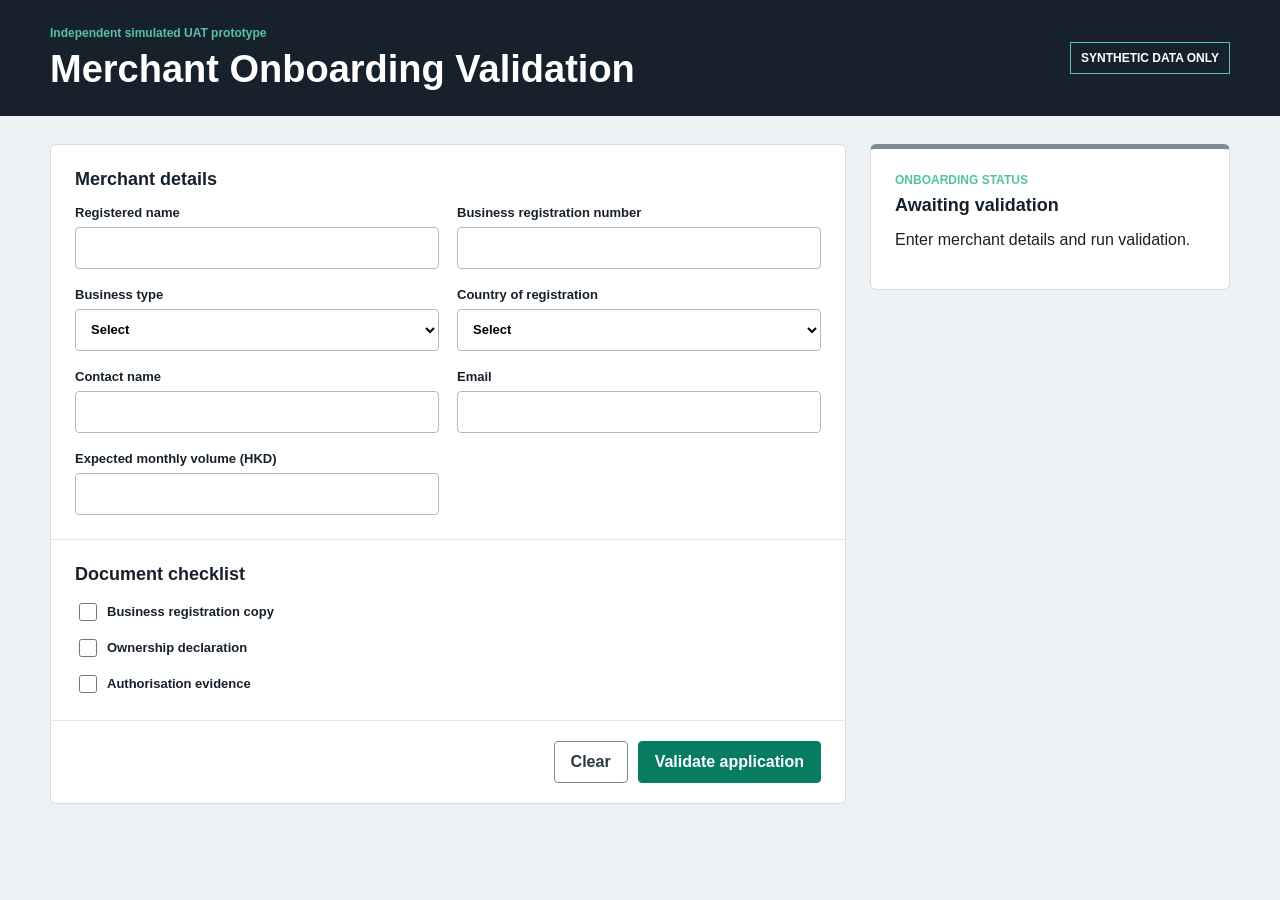
<file: p2-validation-tool/app/index.html>
<!doctype html>
<html lang="en">
<head>
  <meta charset="utf-8">
  <meta name="viewport" content="width=device-width, initial-scale=1">
  <title>Merchant Onboarding Validation</title>
  <link rel="stylesheet" href="styles.css">
</head>
<body>
  <header>
    <div>
      <p class="eyebrow">Independent simulated UAT prototype</p>
      <h1>Merchant Onboarding Validation</h1>
    </div>
    <span class="environment">SYNTHETIC DATA ONLY</span>
  </header>
  <main>
    <form id="merchant-form" novalidate>
      <section aria-labelledby="merchant-details">
        <h2 id="merchant-details">Merchant details</h2>
        <div class="grid">
          <label>Registered name<input id="registeredName" autocomplete="organization"></label>
          <label>Business registration number<input id="businessRegistrationNumber" inputmode="numeric" maxlength="8"></label>
          <label>Business type
            <select id="businessType"><option value="">Select</option><option>Retail</option><option>Food &amp; Beverage</option><option>Professional Services</option><option>E-commerce</option></select>
          </label>
          <label>Country of registration
            <select id="country"><option value="">Select</option><option>Hong Kong</option><option>Singapore</option><option>United Kingdom</option><option>Australia</option></select>
          </label>
          <label>Contact name<input id="contactName" autocomplete="name"></label>
          <label>Email<input id="email" type="email" autocomplete="email"></label>
          <label>Expected monthly volume (HKD)<input id="expectedMonthlyVolume" type="number" min="1" step="1"></label>
        </div>
      </section>
      <section aria-labelledby="documents">
        <h2 id="documents">Document checklist</h2>
        <div class="checks">
          <label><input id="hasBusinessRegistration" type="checkbox"> Business registration copy</label>
          <label><input id="hasOwnershipDeclaration" type="checkbox"> Ownership declaration</label>
          <label><input id="hasAuthorisationEvidence" type="checkbox"> Authorisation evidence</label>
        </div>
      </section>
      <div class="actions">
        <button type="reset" class="secondary">Clear</button>
        <button type="submit">Validate application</button>
      </div>
    </form>
    <aside id="result" aria-live="polite" data-status="idle">
      <p class="result-label">ONBOARDING STATUS</p>
      <h2 id="status">Awaiting validation</h2>
      <div id="result-detail"><p>Enter merchant details and run validation.</p></div>
    </aside>
  </main>
  <script src="validation.js"></script>
  <script src="app.js"></script>
</body>
</html>
</file>
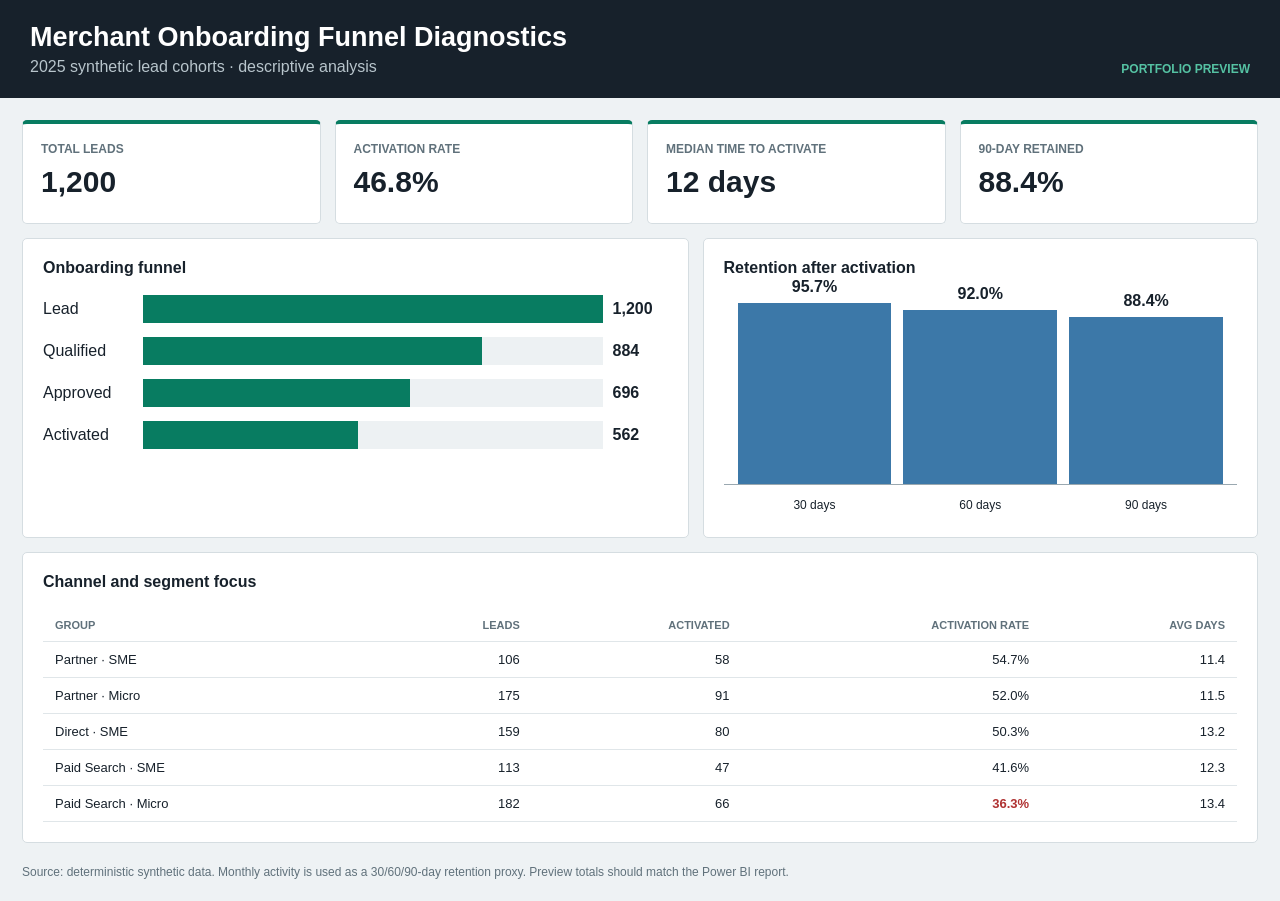
<file: p1-funnel-diagnostics/power-bi/dashboard-preview.html>
<!doctype html>
<html lang="en">
<head>
  <meta charset="utf-8">
  <meta name="viewport" content="width=device-width, initial-scale=1">
  <title>Merchant Onboarding Funnel Diagnostics</title>
  <style>
    :root { font-family: Inter, Aptos, Arial, sans-serif; color: #17212b; background: #eef2f4; }
    * { box-sizing: border-box; }
    body { margin: 0; }
    header { padding: 22px 30px; display: flex; align-items: end; justify-content: space-between; background: #17212b; color: white; }
    h1 { margin: 0; font-size: 27px; letter-spacing: 0; }
    header p { margin: 5px 0 0; color: #b8c5cc; }
    header span { font-size: 12px; color: #55c2a3; font-weight: 700; }
    main { max-width: 1320px; margin: 0 auto; padding: 22px; }
    .kpis { display: grid; grid-template-columns: repeat(4, 1fr); gap: 14px; margin-bottom: 14px; }
    .kpi, .panel { background: white; border: 1px solid #d5dde1; border-radius: 5px; }
    .kpi { min-height: 104px; padding: 18px; border-top: 4px solid #087c61; }
    .label { color: #60717b; font-size: 12px; font-weight: 700; text-transform: uppercase; }
    .value { margin-top: 9px; font-size: 30px; font-weight: 750; }
    .layout { display: grid; grid-template-columns: 1.2fr 1fr; gap: 14px; }
    .panel { padding: 20px; min-height: 300px; }
    h2 { margin: 0 0 18px; font-size: 16px; letter-spacing: 0; }
    .funnel-row { display: grid; grid-template-columns: 90px 1fr 55px; gap: 10px; align-items: center; margin: 14px 0; }
    .track { height: 28px; background: #edf1f3; }
    .bar { height: 100%; background: #087c61; }
    .bar.secondary { background: #3c78a8; }
    .retention { display: grid; grid-template-columns: repeat(3, 1fr); gap: 12px; align-items: end; height: 190px; border-bottom: 1px solid #9aa8b0; padding: 0 14px; }
    .retention div { position: relative; background: #3c78a8; min-width: 40px; }
    .retention b { position: absolute; width: 100%; top: -25px; text-align: center; }
    .retention span { position: absolute; width: 100%; bottom: -28px; text-align: center; font-size: 12px; }
    .wide { grid-column: 1 / -1; min-height: 220px; }
    table { width: 100%; border-collapse: collapse; font-size: 13px; }
    th, td { padding: 10px 12px; border-bottom: 1px solid #e0e6e9; text-align: right; }
    th:first-child, td:first-child { text-align: left; }
    th { color: #60717b; font-size: 11px; text-transform: uppercase; }
    .low { color: #b03333; font-weight: 700; }
    footer { padding: 0 22px 22px; max-width: 1320px; margin: 0 auto; color: #60717b; font-size: 12px; }
    @media (max-width: 800px) { .kpis { grid-template-columns: repeat(2, 1fr); } .layout { grid-template-columns: 1fr; } .wide { grid-column: auto; overflow-x: auto; } header { align-items: flex-start; gap: 12px; flex-direction: column; } }
  </style>
</head>
<body>
  <header>
    <div><h1>Merchant Onboarding Funnel Diagnostics</h1><p>2025 synthetic lead cohorts · descriptive analysis</p></div>
    <span>PORTFOLIO PREVIEW</span>
  </header>
  <main>
    <section class="kpis" aria-label="Key performance indicators">
      <div class="kpi"><div class="label">Total leads</div><div class="value">1,200</div></div>
      <div class="kpi"><div class="label">Activation rate</div><div class="value">46.8%</div></div>
      <div class="kpi"><div class="label">Median time to activate</div><div class="value">12 days</div></div>
      <div class="kpi"><div class="label">90-day retained</div><div class="value">88.4%</div></div>
    </section>
    <section class="layout">
      <article class="panel">
        <h2>Onboarding funnel</h2>
        <div class="funnel-row"><span>Lead</span><div class="track"><div class="bar" style="width:100%"></div></div><b>1,200</b></div>
        <div class="funnel-row"><span>Qualified</span><div class="track"><div class="bar" style="width:73.7%"></div></div><b>884</b></div>
        <div class="funnel-row"><span>Approved</span><div class="track"><div class="bar" style="width:58%"></div></div><b>696</b></div>
        <div class="funnel-row"><span>Activated</span><div class="track"><div class="bar" style="width:46.8%"></div></div><b>562</b></div>
      </article>
      <article class="panel">
        <h2>Retention after activation</h2>
        <div class="retention">
          <div style="height:95.7%"><b>95.7%</b><span>30 days</span></div>
          <div style="height:92%"><b>92.0%</b><span>60 days</span></div>
          <div style="height:88.4%"><b>88.4%</b><span>90 days</span></div>
        </div>
      </article>
      <article class="panel wide">
        <h2>Channel and segment focus</h2>
        <table>
          <thead><tr><th>Group</th><th>Leads</th><th>Activated</th><th>Activation rate</th><th>Avg days</th></tr></thead>
          <tbody>
            <tr><td>Partner · SME</td><td>106</td><td>58</td><td>54.7%</td><td>11.4</td></tr>
            <tr><td>Partner · Micro</td><td>175</td><td>91</td><td>52.0%</td><td>11.5</td></tr>
            <tr><td>Direct · SME</td><td>159</td><td>80</td><td>50.3%</td><td>13.2</td></tr>
            <tr><td>Paid Search · SME</td><td>113</td><td>47</td><td>41.6%</td><td>12.3</td></tr>
            <tr><td>Paid Search · Micro</td><td>182</td><td>66</td><td class="low">36.3%</td><td>13.4</td></tr>
          </tbody>
        </table>
      </article>
    </section>
  </main>
  <footer>Source: deterministic synthetic data. Monthly activity is used as a 30/60/90-day retention proxy. Preview totals should match the Power BI report.</footer>
</body>
</html>
</file>
<file: p2-validation-tool/app/styles.css>
:root { color-scheme: light; font-family: Inter, Aptos, Arial, sans-serif; color: #17212b; background: #eef2f4; }
* { box-sizing: border-box; }
body { margin: 0; }
header { min-height: 116px; padding: 24px max(28px, calc((100vw - 1180px) / 2)); display: flex; align-items: center; justify-content: space-between; gap: 20px; background: #17212b; color: white; }
header > div, form, aside, label, input, select { min-width: 0; }
h1, h2, h3, p { margin-top: 0; }
h1 { margin-bottom: 0; font-size: clamp(26px, 4vw, 38px); letter-spacing: 0; }
.eyebrow, .result-label { margin-bottom: 8px; font-size: 12px; font-weight: 700; letter-spacing: 0; color: #55c2a3; }
.environment { border: 1px solid #55c2a3; padding: 8px 10px; font-size: 12px; font-weight: 700; white-space: nowrap; }
main { width: min(1180px, calc(100% - 40px)); margin: 28px auto; display: grid; grid-template-columns: minmax(0, 1fr) minmax(280px, 360px); gap: 24px; align-items: start; }
form, aside { background: white; border: 1px solid #d5dde1; border-radius: 6px; }
section { padding: 24px; border-bottom: 1px solid #e3e8eb; }
section h2, aside h2 { font-size: 18px; letter-spacing: 0; }
.grid { display: grid; grid-template-columns: repeat(2, minmax(0, 1fr)); gap: 18px; }
label { display: grid; gap: 7px; font-size: 13px; font-weight: 650; }
input, select { width: 100%; min-height: 42px; padding: 9px 11px; border: 1px solid #aebbc3; border-radius: 4px; background: white; font: inherit; }
input:focus, select:focus { outline: 3px solid #b8e7da; border-color: #087c61; }
.checks { display: grid; gap: 12px; }
.checks label { display: flex; align-items: center; }
.checks input { width: 18px; min-height: 18px; }
.actions { display: flex; justify-content: flex-end; gap: 10px; padding: 20px 24px; }
button { min-height: 42px; border: 1px solid #087c61; border-radius: 4px; padding: 9px 16px; background: #087c61; color: white; font: inherit; font-weight: 700; cursor: pointer; }
button.secondary { border-color: #7d8b94; background: white; color: #2a3842; }
aside { padding: 24px; border-top: 5px solid #7d8b94; }
aside[data-status="READY_FOR_COMPLETENESS_REVIEW"] { border-top-color: #087c61; }
aside[data-status="DOCUMENTS_OUTSTANDING"] { border-top-color: #d48a00; }
aside[data-status="INCOMPLETE"] { border-top-color: #c23b3b; }
aside ul { padding-left: 20px; }
aside li { margin-bottom: 7px; }
@media (max-width: 780px) {
  header { align-items: flex-start; flex-direction: column; padding: 22px 20px; }
  h1 { overflow-wrap: anywhere; }
  main { width: calc(100% - 28px); margin: 18px auto; grid-template-columns: minmax(0, 1fr); }
  .grid { grid-template-columns: minmax(0, 1fr); }
  section { padding: 20px; }
  .actions { flex-wrap: wrap; padding: 18px 20px; }
  .actions button { flex: 1 1 140px; }
}
</file>
